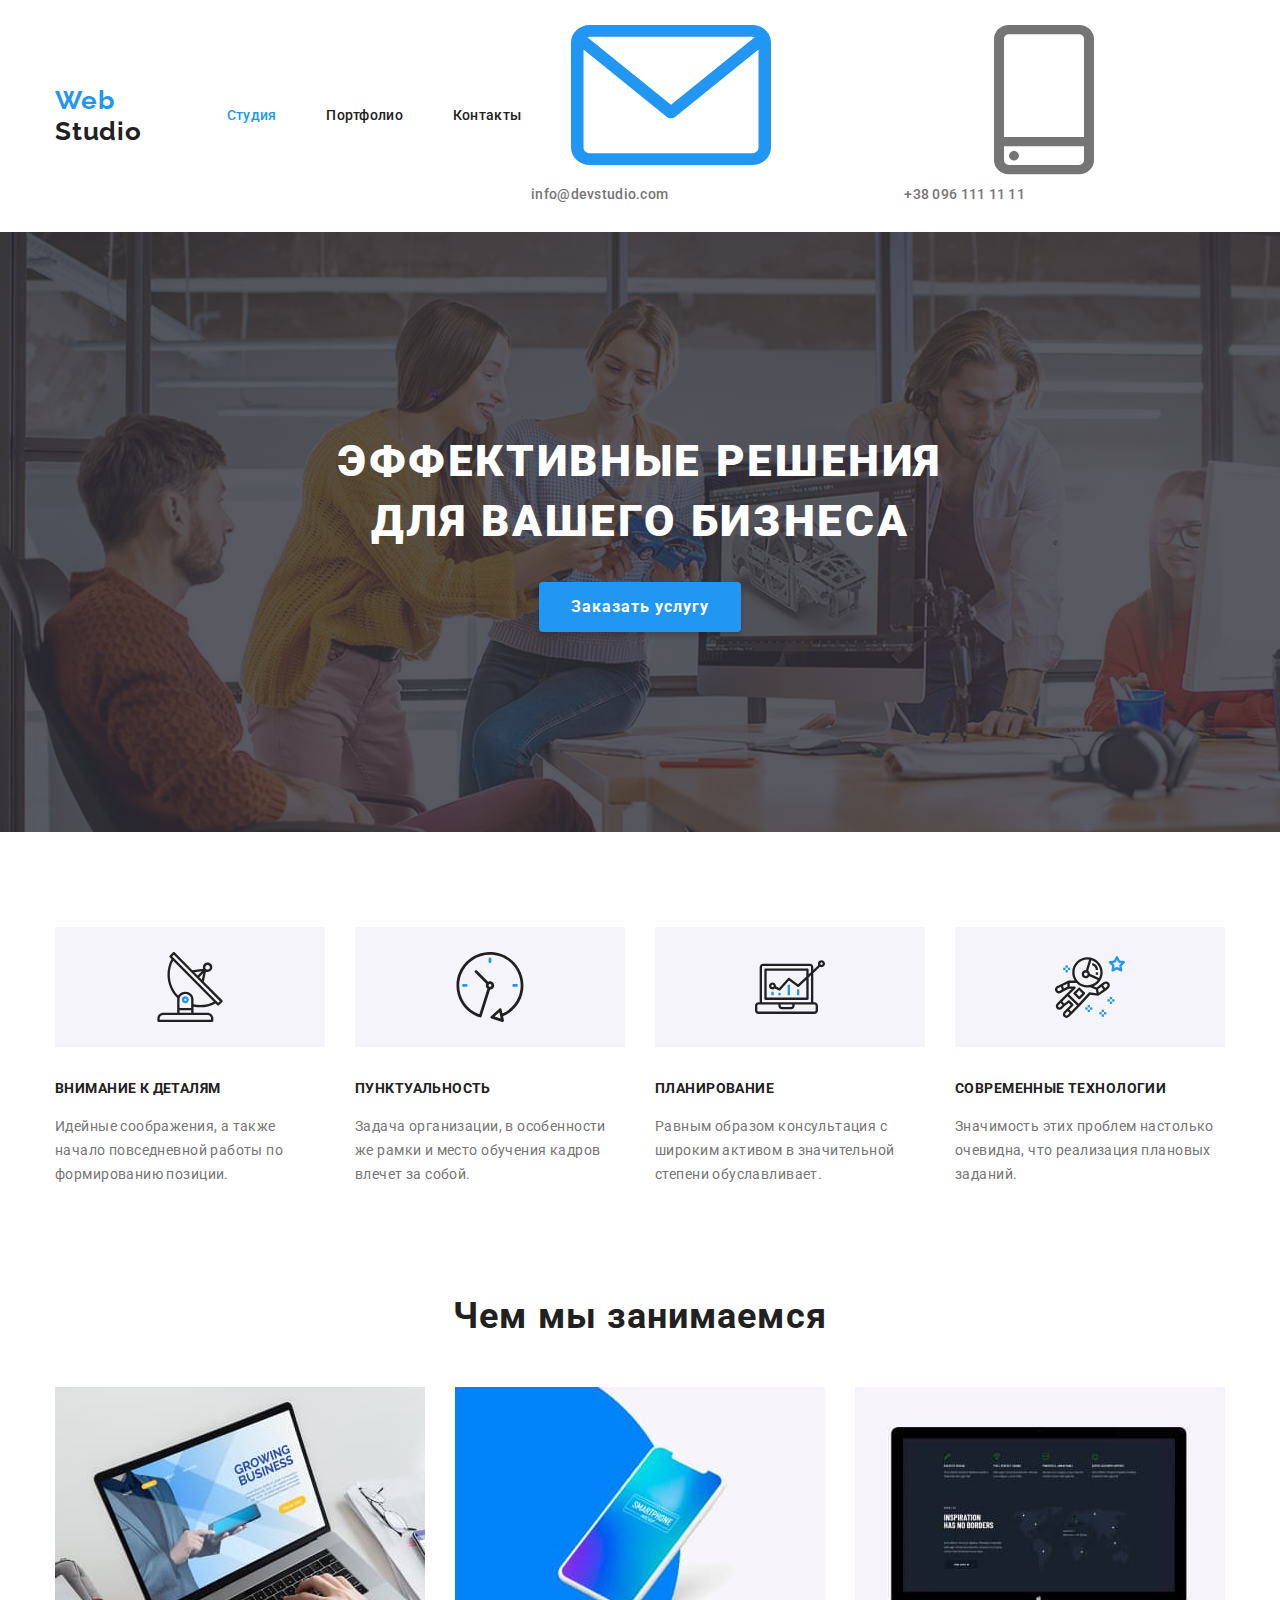
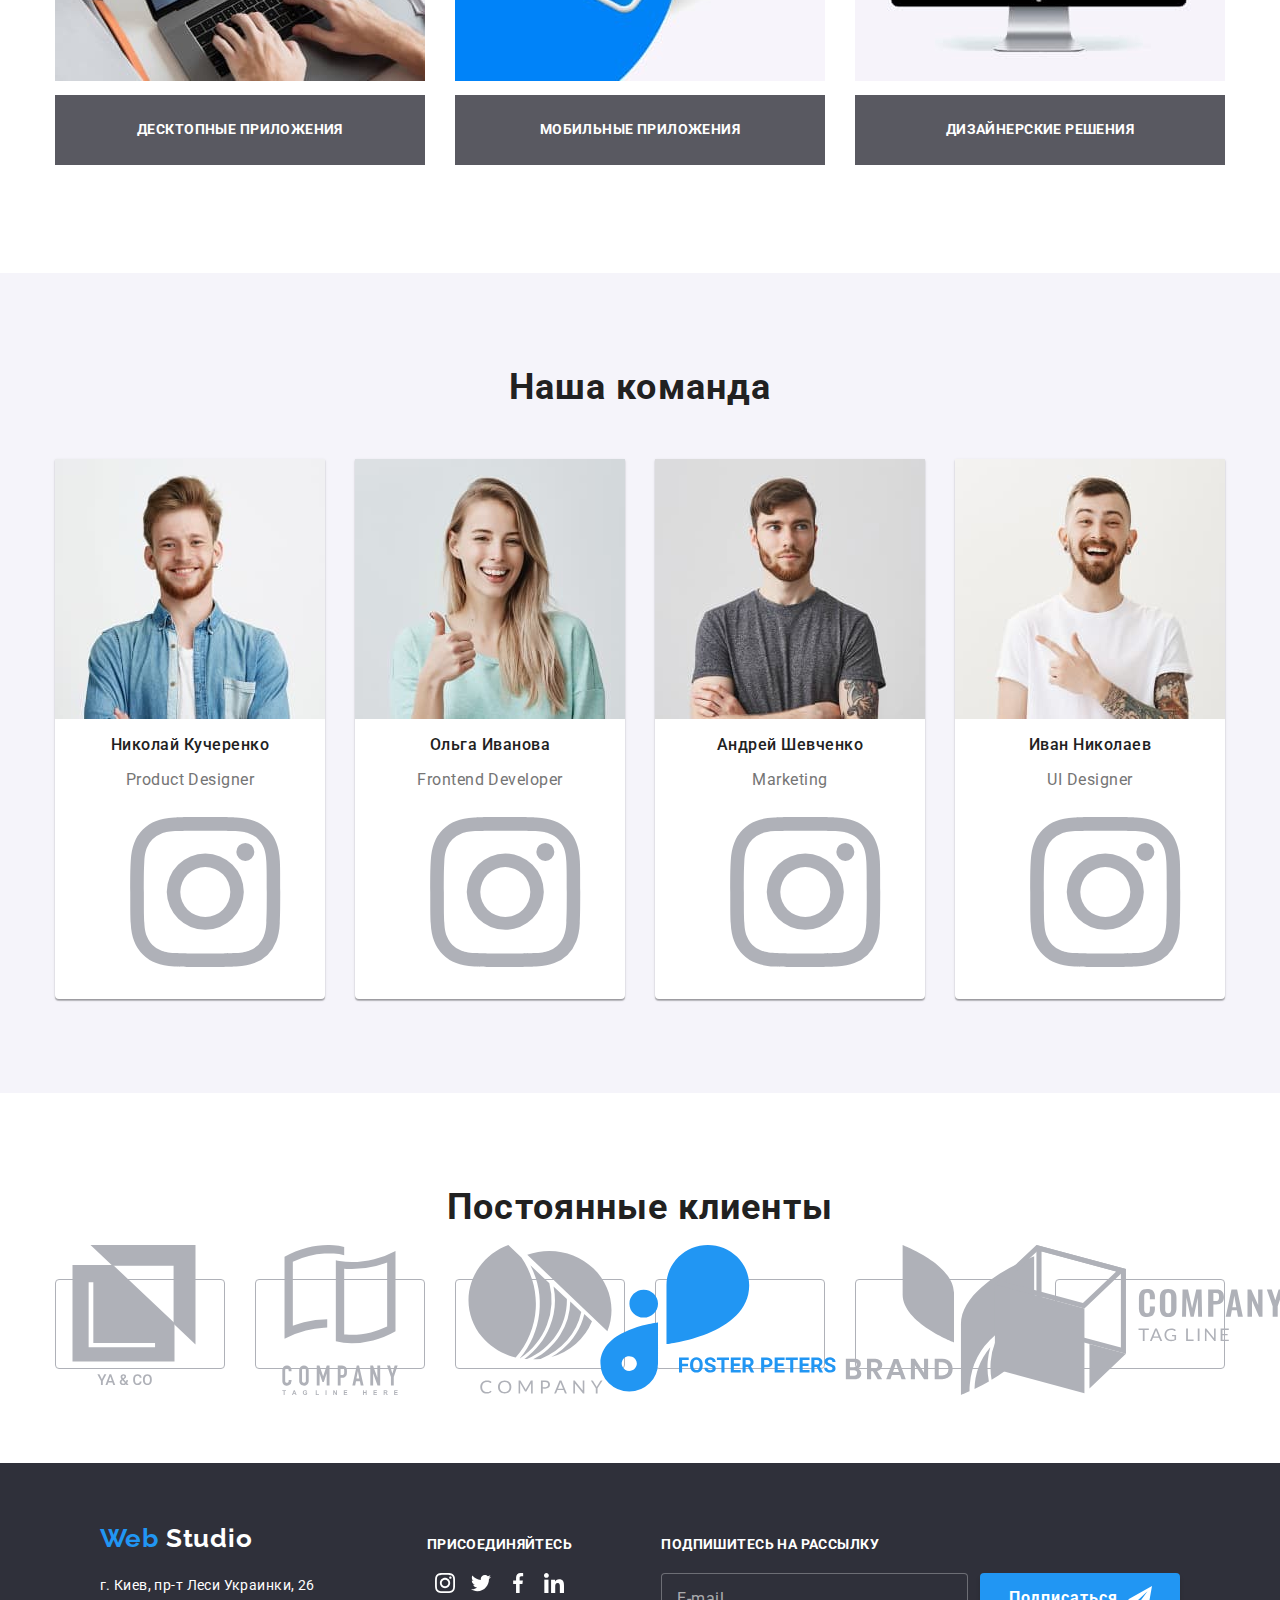
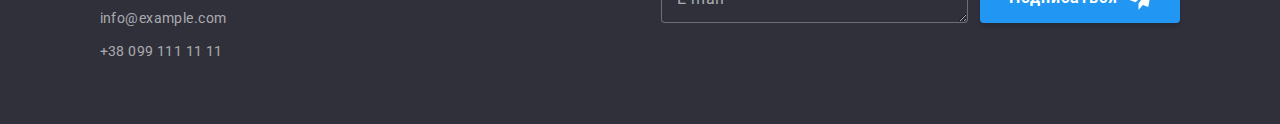
<file: index.html>
<!DOCTYPE html>
<html lang="ru">
  <head>
    <meta charset="UTF-8" />
    <meta name="viewport" content="width=<device-width>, initial-scale=1.0" />
    <title lang="en">Web Studio</title>
    <link rel="stylesheet" href="./css/style.css" />
    <link
      href="https://fonts.googleapis.com/css2?family=Raleway:wght@700&family=Roboto:wght@400;500;700;900&display=swap"
      rel="stylesheet"
    />
    <link rel="stylesheet" href="./css/normalize.css" />
  </head>
  <body>
    <header>
      <div class="container flexbox">
        <nav class="nav">
          <a
            href="./index.html"
            lang="en"
            rel="noopener noreferrer"
            class="page-title"
            ><span class="web">Web</span><span> Studio</span></a
          >
          <ul class="list nav-list">
            <li class="nav-item">
              <a
                class="nav-link current"
                href="./index.html"
                rel="noopener noreferrer"
                >Студия</a
              >
            </li>
            <li class="nav-item">
              <a
                class="nav-link"
                href="./portfolio.html"
                rel="noopener noreferrer"
                >Портфолио</a
              >
            </li>
            <li class="nav-item">
              <a class="nav-link" href="#" rel="noopener noreferrer"
                >Контакты</a
              >
            </li>
          </ul>
        </nav>
        <section class="header-contacts">
          <div class="head-conts">
            <div class="nav-mail">
              <svg class="icon">
                <use xlink:href="./images/sprite-header.svg#envelope"></use>
              </svg>
              <a class="header-contacts-item" href="mailto:info@devstudio.com"
                >info@devstudio.com</a
              >
            </div>
            <div class="nav-phone">
              <svg class="icon">
                <use xlink:href="./images/sprite-header.svg#smartphone"></use>
              </svg>
              <a class="header-contacts-item" href="tel:+380961111111"
                >+38 096 111 11 11</a
              >
            </div>
          </div>
        </section>
      </div>
    </header>
    <main>
      <!-- banner -->
      <section class="hero">
        <div class="container">
          <h1 class="main-title">
            Эффективные решения<br />для вашего бизнеса
          </h1>
          <button class="button-order">Заказать услугу</button>
        </div>
      </section>

      <!-- preferences -->
      <section class="preferences">
        <div class="container">
          <ul class="list preferences-list">
            <li class="preferences-item icon-anthenna">
              <h3 class="preferences-title">Внимание к деталям</h3>
              <p class="preferences-text">
                Идейные соображения, а также начало повседневной работы по
                формированию позиции.
              </p>
            </li>
            <li class="preferences-item icon-clock">
              <h3 class="preferences-title">Пунктуальность</h3>
              <p class="preferences-text">
                Задача организации, в особенности же рамки и место обучения
                кадров влечет за собой.
              </p>
            </li>
            <li class="preferences-item icon-diagram">
              <h3 class="preferences-title">Планирование</h3>
              <p class="preferences-text">
                Равным образом консультация с широким активом в значительной
                степени обуславливает.
              </p>
            </li>
            <li class="preferences-item icon-astronaut">
              <h3 class="preferences-title">Современные технологии</h3>
              <p class="preferences-text">
                Значимость этих проблем настолько очевидна, что реализация
                плановых заданий.
              </p>
            </li>
          </ul>
        </div>
      </section>

      <!-- description -->
      <section class="description">
        <div class="container">
          <h2 class="block-title description-title">Чем мы занимаемся</h2>
          <ul class="list description-list">
            <li class="description-item">
              <img
                src="./images/what-we-do/img1.jpg"
                width="370"
                height="294"
                alt="Использование приложения на ПК"
                class="description-img"
              />
              <p class="description-text">Десктопные приложения</p>
            </li>
            <li class="description-item">
              <img
                src="./images/what-we-do/box-img2.jpg"
                width="370"
                height="294"
                alt="Использование приложения на смартфоне"
                class="description-img"
              />
              <p class="description-text">Мобильные приложения</p>
            </li>
            <li class="description-item">
              <img
                src="./images/what-we-do/img3.jpg"
                width="370"
                height="294"
                alt="Визуальное оформление"
                class="description-img"
              />
              <p class="description-text">Дизайнерские решения</p>
            </li>
          </ul>
        </div>
      </section>

      <!-- Crew -->
      <section class="crew">
        <div class="container">
          <h2 class="block-title crew-title">Наша команда</h2>
          <ul class="list crew-list">
            <li class="crew-item">
              <img
                src="./images/crew/img1.jpg"
                width="270"
                height="260"
                alt="Николай Кучеренко"
                class="crew-img"
              />
              <h3 class="crew-name">Николай Кучеренко</h3>
              <p class="profession" lang="en">Product Designer</p>
              <ul class="list crew-socs">
                <li>
                  <a
                    href="#"
                    aria-label="ссылка Instagram"
                    target="_blank"
                    rel="noopener noreferrer"
                  >
                    <svg class="icon">
                      <use
                        xlink:href="./images/sprite-team-soc.svg#instagram"
                      ></use>
                    </svg>
                  </a>
                </li>
                <li>
                  <a
                    href="#"
                    aria-label="ссылка Twitter"
                    target="_blank"
                    rel="noopener noreferrer"
                  >
                    <svg class="icon">
                      <use
                        xlink:href="./images/sprite-team-soc.svg#twitter"
                      ></use>
                    </svg>
                  </a>
                </li>
                <li>
                  <a
                    href="#"
                    aria-label="ссылка Facebook"
                    target="_blank"
                    rel="noopener noreferrer"
                  >
                    <svg class="icon">
                      <use
                        xlink:href="./images/sprite-team-soc.svg#facebook"
                      ></use>
                    </svg>
                  </a>
                </li>
                <li>
                  <a
                    href="#"
                    aria-label="ссылка Linkedin"
                    target="_blank"
                    rel="noopener noreferrer"
                  >
                    <svg class="icon">
                      <use
                        xlink:href="./images/sprite-team-soc.svg#linkedin"
                      ></use>
                    </svg>
                  </a>
                </li>
              </ul>
            </li>
            <li class="crew-item">
              <img
                src="./images/crew/img2.jpg"
                width="270"
                height="260"
                alt="Ольга Иванова"
                class="crew-img"
              />
              <h3 class="crew-name">Ольга Иванова</h3>
              <p class="profession" lang="en">Frontend Developer</p>
              <ul class="list crew-socs">
                <li>
                  <a
                    href="#"
                    aria-label="ссылка Instagram"
                    target="_blank"
                    rel="noopener noreferrer"
                  >
                    <svg class="icon">
                      <use
                        xlink:href="./images/sprite-team-soc.svg#instagram"
                      ></use>
                    </svg>
                  </a>
                </li>
                <li>
                  <a
                    href="#"
                    aria-label="ссылка Twitter"
                    target="_blank"
                    rel="noopener noreferrer"
                  >
                    <svg class="icon">
                      <use
                        xlink:href="./images/sprite-team-soc.svg#twitter"
                      ></use>
                    </svg>
                  </a>
                </li>
                <li>
                  <a
                    href="#"
                    aria-label="ссылка Facebook"
                    target="_blank"
                    rel="noopener noreferrer"
                  >
                    <svg class="icon">
                      <use
                        xlink:href="./images/sprite-team-soc.svg#facebook"
                      ></use>
                    </svg>
                  </a>
                </li>
                <li>
                  <a
                    href="#"
                    aria-label="ссылка Linkedin"
                    target="_blank"
                    rel="noopener noreferrer"
                  >
                    <svg class="icon">
                      <use
                        xlink:href="./images/sprite-team-soc.svg#linkedin"
                      ></use>
                    </svg>
                  </a>
                </li>
              </ul>
            </li>
            <li class="crew-item">
              <img
                src="./images/crew/img3.jpg"
                width="270"
                height="260"
                alt="Андрей Шевченко"
                class="crew-img"
              />
              <h3 class="crew-name">Андрей Шевченко</h3>
              <p class="profession" lang="en">Marketing</p>
              <ul class="list crew-socs">
                <li>
                  <a
                    href="#"
                    aria-label="ссылка Instagram"
                    target="_blank"
                    rel="noopener noreferrer"
                  >
                    <svg class="icon">
                      <use
                        xlink:href="./images/sprite-team-soc.svg#instagram"
                      ></use>
                    </svg>
                  </a>
                </li>
                <li>
                  <a
                    href="#"
                    aria-label="ссылка Twitter"
                    target="_blank"
                    rel="noopener noreferrer"
                  >
                    <svg class="icon">
                      <use
                        xlink:href="./images/sprite-team-soc.svg#twitter"
                      ></use>
                    </svg>
                  </a>
                </li>
                <li>
                  <a
                    href="#"
                    aria-label="ссылка Facebook"
                    target="_blank"
                    rel="noopener noreferrer"
                  >
                    <svg class="icon">
                      <use
                        xlink:href="./images/sprite-team-soc.svg#facebook"
                      ></use>
                    </svg>
                  </a>
                </li>
                <li>
                  <a
                    href="#"
                    aria-label="ссылка Linkedin"
                    target="_blank"
                    rel="noopener noreferrer"
                  >
                    <svg class="icon">
                      <use
                        xlink:href="./images/sprite-team-soc.svg#linkedin"
                      ></use>
                    </svg>
                  </a>
                </li>
              </ul>
            </li>
            <li class="crew-item">
              <img
                src="./images/crew/img4.jpg"
                width="270"
                height="260"
                alt="Иван Николаев"
                class="crew-img"
              />
              <h3 class="crew-name">Иван Николаев</h3>
              <p class="profession" lang="en">UI Designer</p>
              <ul class="list crew-socs">
                <li>
                  <a
                    href="#"
                    aria-label="ссылка Instagram"
                    target="_blank"
                    rel="noopener noreferrer"
                  >
                    <svg class="icon">
                      <use
                        xlink:href="./images/sprite-team-soc.svg#instagram"
                      ></use>
                    </svg>
                  </a>
                </li>
                <li>
                  <a
                    href="#"
                    aria-label="ссылка Twitter"
                    target="_blank"
                    rel="noopener noreferrer"
                  >
                    <svg class="icon">
                      <use
                        xlink:href="./images/sprite-team-soc.svg#twitter"
                      ></use>
                    </svg>
                  </a>
                </li>
                <li>
                  <a
                    href="#"
                    aria-label="ссылка Facebook"
                    target="_blank"
                    rel="noopener noreferrer"
                  >
                    <svg class="icon">
                      <use
                        xlink:href="./images/sprite-team-soc.svg#facebook"
                      ></use>
                    </svg>
                  </a>
                </li>
                <li>
                  <a
                    href="#"
                    aria-label="ссылка Linkedin"
                    target="_blank"
                    rel="noopener noreferrer"
                  >
                    <svg class="icon">
                      <use
                        xlink:href="./images/sprite-team-soc.svg#linkedin"
                      ></use>
                    </svg>
                  </a>
                </li>
              </ul>
            </li>
          </ul>
        </div>
      </section>

      <!-- Constant clients -->
      <section class="clients">
        <div class="container">
          <h2 class="block-title clients-title">Постоянные клиенты</h2>
          <ul class="list clients-list">
            <li class="clients-item">
              <a
                href="#"
                class="clients-link"
                target="_blank"
                rel="noopener noreferrer"
              >
                <svg class="icon">
                  <use xlink:href="./images/sprite-clients.svg#firstlogo"></use>
                </svg>
              </a>
            </li>
            <li class="clients-item">
              <a
                href="#"
                class="clients-link"
                target="_blank"
                rel="noopener noreferrer"
              >
                <svg class="icon">
                  <use
                    xlink:href="./images/sprite-clients.svg#secondlogo"
                  ></use>
                </svg>
              </a>
            </li>
            <li class="clients-item">
              <a
                href="#"
                class="clients-link"
                target="_blank"
                rel="noopener noreferrer"
              >
                <svg class="icon">
                  <use xlink:href="./images/sprite-clients.svg#thirdlogo"></use>
                </svg>
              </a>
            </li>
            <li class="clients-item">
              <a
                href="#"
                class="clients-link"
                target="_blank"
                rel="noopener noreferrer"
              >
                <svg class="icon">
                  <use
                    xlink:href="./images/sprite-clients.svg#fourthlogo"
                  ></use>
                </svg>
              </a>
            </li>

            <li class="clients-item">
              <a
                href="#"
                class="clients-link"
                target="_blank"
                rel="noopener noreferrer"
              >
                <svg class="icon">
                  <use xlink:href="./images/sprite-clients.svg#fifthlogo"></use>
                </svg>
              </a>
            </li>
            <li class="clients-item">
              <a
                href="#"
                class="clients-link"
                target="_blank"
                rel="noopener noreferrer"
              >
                <svg class="icon">
                  <use xlink:href="./images/sprite-clients.svg#sixthlogo"></use>
                </svg>
              </a>
            </li>
          </ul>
        </div>
      </section>
    </main>

    <!-- footer -->
    <footer class="footer">
      <div class="footer-content container">
        <div class="footer-item">
          <a
            href="./index.html"
            lang="en"
            rel="noopener noreferrer"
            class="page-title footer-web-studio"
            ><span class="web">Web</span
            ><span class="logo-footer"> Studio</span></a
          >
          <address class="address">
            <ul class="list address-list">
              <li class="adress-map address-link">
                <a
                  class="adress-map-link"
                  href="https://goo.gl/maps/HFDCZ8saapK6aPVV6"
                  >г. Киев, пр-т Леси Украинки, 26</a
                >
              </li>
              <li class="footer-contacts address-link">
                <a class="footer-contacts-link" href="mailto:info@example.com"
                  >info@example.com</a
                >
              </li>
              <li class="footer-contacts address-link">
                <a class="footer-contacts-link" href="tel:+380991111111"
                  >+38 099 111 11 11</a
                >
              </li>
            </ul>
          </address>
        </div>
        <div class="network footer-item">
          <p class="footer-title">Присоединяйтесь</p>
          <ul class="list web-list">
            <li>
              <a
                href="#"
                aria-label="ссылка Instagram"
                target="_blank"
                rel="noopener noreferrer"
                ><img src="./images/footer-soc/instagram.svg" alt="Instagram"
              /></a>
            </li>
            <li>
              <a
                href="#"
                aria-label="ссылка Twitter"
                target="_blank"
                rel="noopener noreferrer"
                ><img src="./images/footer-soc/twitter.svg" alt="Twitter"
              /></a>
            </li>
            <li>
              <a
                href="#"
                aria-label="ссылка Facebook"
                target="_blank"
                rel="noopener noreferrer"
                ><img src="./images/footer-soc/facebook.svg" alt="FaceBook"
              /></a>
            </li>
            <li>
              <a
                href="#"
                aria-label="ссылка Linkedin"
                target="_blank"
                rel="noopener noreferrer"
                ><img src="./images/footer-soc/linkedin.svg" alt="Linkedin"
              /></a>
            </li>
          </ul>
        </div>
        <div class="mailing footer-item">
          <p class="footer-title">Подпишитесь на рассылку</p>
          <div class="subscribe-cont">
            <textarea
              class="textarea-subscr"
              name="subscribe"
              id="#"
              cols="30"
              rows="1"
            >
E-mail</textarea
            >
            <button class="btn-subscribe">
              <span class="subscr-text">Подписаться</span>
              <img
                class="subscr-icon"
                src="./images/icon-send.svg"
                alt="send"
              />
            </button>
          </div>
        </div>
      </div>
    </footer>
  </body>
</html>
</file>
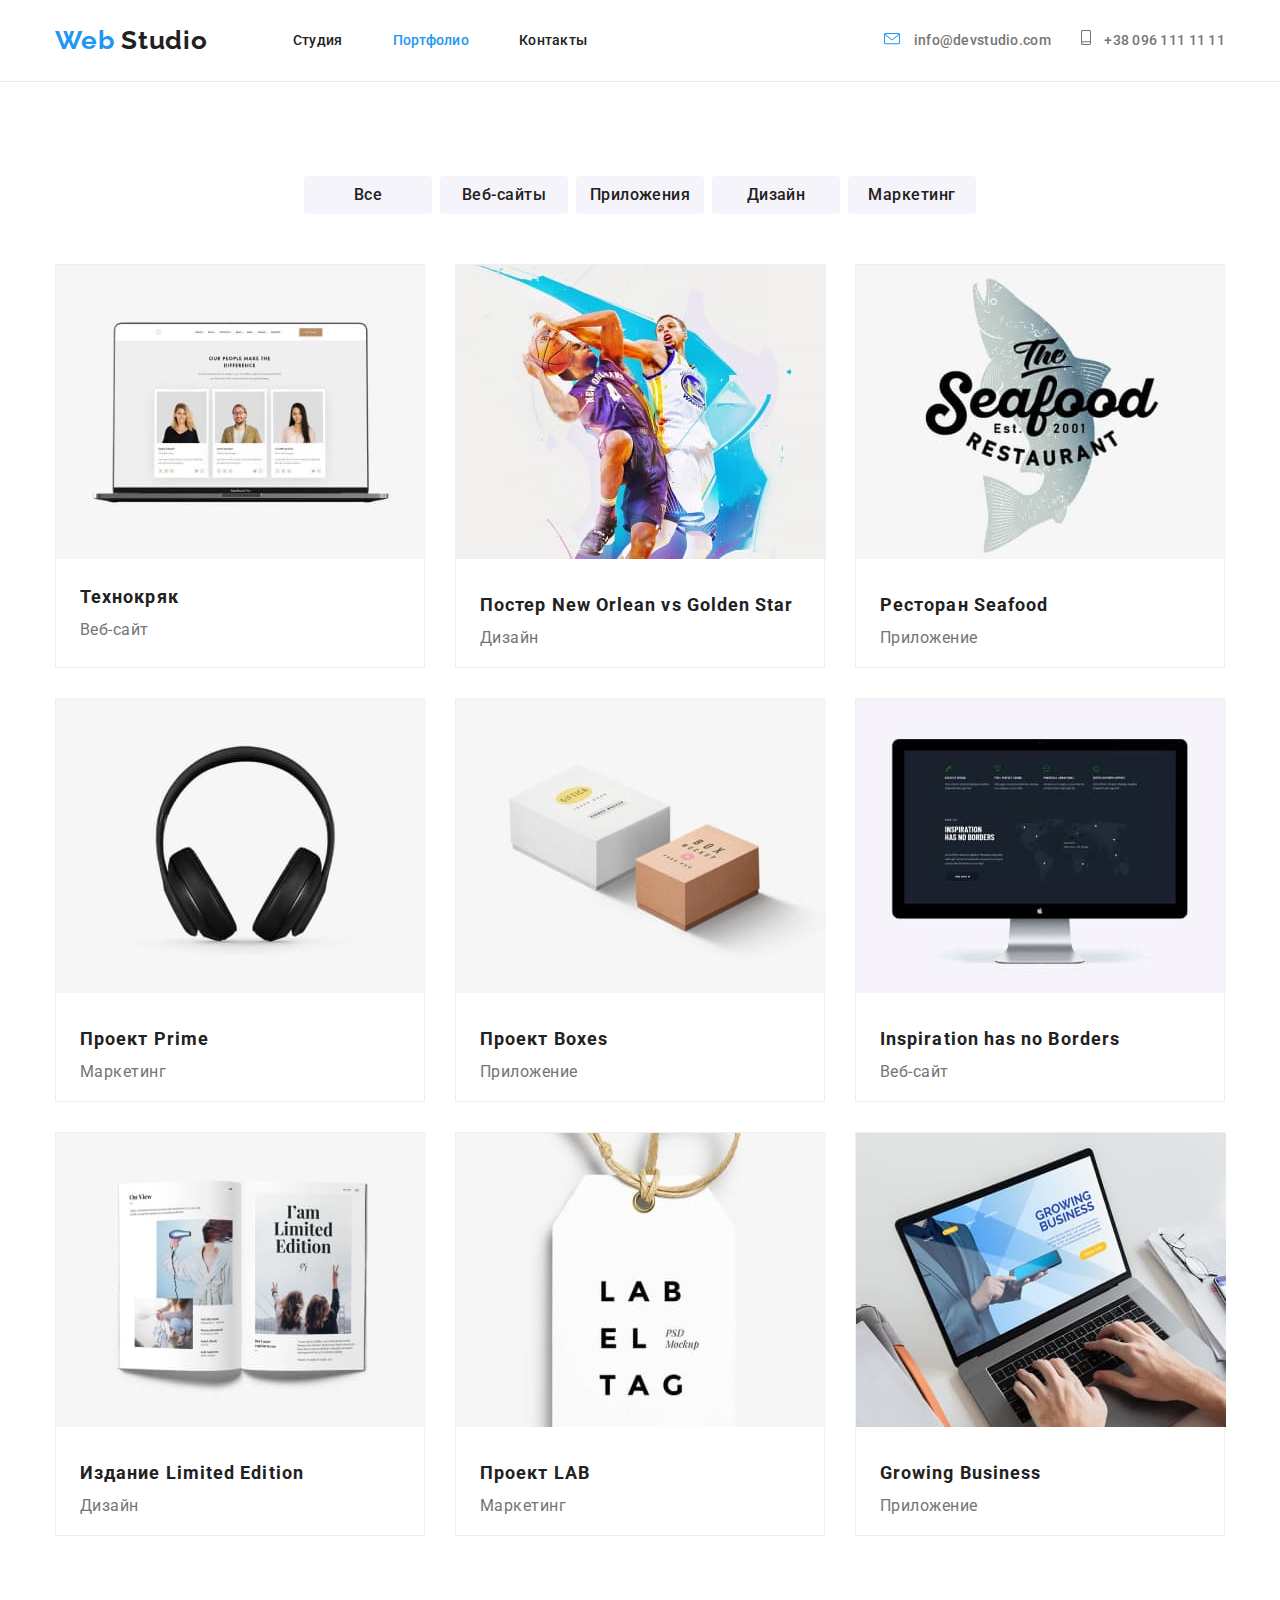
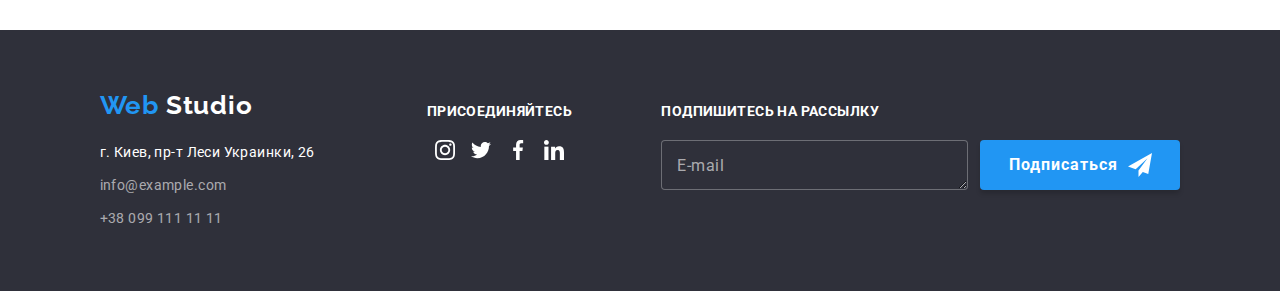
<file: portfolio.html>
<!DOCTYPE html>
<html lang="ru">
  <head>
    <meta charset="UTF-8" />
    <meta name="viewport" content="width=device-width, initial-scale=1.0" />
    <title lang="en">Web Studio</title>
    <link rel="stylesheet" href="./css/style.css" />
    <link rel="stylesheet" href="./css/normalize.css" />
    <link
      href="https://fonts.googleapis.com/css2?family=Raleway:wght@700&family=Roboto:wght@400;500;700;900&display=swap"
      rel="stylesheet"
    />
  </head>
  <body>
    <header class="header">
      <div class="container flexbox">
        <nav class="nav">
          <a
            href="./index.html"
            lang="en"
            rel="noopener noreferrer"
            class="page-title"
            ><span class="web">Web</span><span> Studio</span></a
          >
          <ul class="list nav-list">
            <li class="nav-item">
              <a class="nav-link" href="./index.html" rel="noopener noreferrer"
                >Студия</a
              >
            </li>
            <li class="nav-item">
              <a class="nav-link current" href="#" rel="noopener noreferrer"
                >Портфолио</a
              >
            </li>
            <li class="nav-item">
              <a class="nav-link" href="#" rel="noopener noreferrer"
                >Контакты</a
              >
            </li>
          </ul>
        </nav>
        <section class="header-contacts">
          <div class="head-conts">
            <div class="nav-mail">
              <img src="./images/envelope.svg" alt="envelope" />
              <a class="header-contacts-item" href="mailto:info@devstudio.com"
                >info@devstudio.com</a
              >
            </div>
            <div class="nav-phone">
              <img
                class="smartphone"
                src="./images/smartphone.svg"
                alt="smartphone"
              />
              <a class="header-contacts-item" href="tel:+380961111111"
                >+38 096 111 11 11</a
              >
            </div>
          </div>
        </section>
      </div>
    </header>

    <!-- main content -->
    <main>
      <div class="container">
        <h1 class="visually-hidden">Portfolio</h1>

        <!-- filter -->
        <section class="portfolio-button">
          <ul class="list port-btn-list">
            <li class="port-link">
              <button class="portfolio-button-item">Все</button>
            </li>
            <li class="port-link">
              <button class="portfolio-button-item">Веб-сайты</button>
            </li>
            <li class="port-link">
              <button class="portfolio-button-item">Приложения</button>
            </li>
            <li class="port-link">
              <button class="portfolio-button-item">Дизайн</button>
            </li>
            <li class="port-link">
              <button class="portfolio-button-item">Маркетинг</button>
            </li>
          </ul>
        </section>

        <!-- portfolio examples -->
        <section class="portfolio-examples">
          <ul class="list port-ex-list">
            <li class="portfolio-examples-item">
              <img class="portfolio-img"
              src="./images/portfolio-images/img1.jpg" alt="Технокряк" width:
              370px height: 294px />
              <div class="port-ex-descr">
                <h2 class="portfolio-examples-title">Технокряк</h2>
                <p class="portfolio-examples-text">Веб-сайт</p>
              </div>
            </li>
            <li class="portfolio-examples-item">
              <img src="./images/portfolio-images/img2.jpg" alt="Постер New
              Orlean vs Golden Star" width: 370px height: 294px />
              <div class="port-ex-descr">
                <h2 class="portfolio-examples-title">
                  Постер New Orlean vs Golden Star
                </h2>
                <p class="portfolio-examples-text">Дизайн</p>
              </div>
            </li>
            <li class="portfolio-examples-item">
              <img src="./images/portfolio-images/img3.jpg" alt="Ресторан
              Seafood" width: 370px height: 294px />
              <div class="port-ex-descr">
                <h2 class="portfolio-examples-title">Ресторан Seafood</h2>
                <p class="portfolio-examples-text">Приложение</p>
              </div>
            </li>
            <li class="portfolio-examples-item">
              <img src="./images/portfolio-images/img4.jpg" alt="Проект Prime"
              width: 370px height: 294px />
              <div class="port-ex-descr">
                <h2 class="portfolio-examples-title">Проект Prime</h2>
                <p class="portfolio-examples-text">Маркетинг</p>
              </div>
            </li>
            <li class="portfolio-examples-item">
              <img src="./images/portfolio-images/img5.jpg" alt="Проект Boxes"
              width: 370px height: 294px />
              <div class="port-ex-descr">
                <h2 class="portfolio-examples-title">Проект Boxes</h2>
                <p class="portfolio-examples-text">Приложение</p>
              </div>
            </li>
            <li class="portfolio-examples-item">
              <img src="./images/portfolio-images/img6.jpg" alt="Inspiration has
              no Borders" width: 370px height: 294px />
              <div class="port-ex-descr">
                <h2 class="portfolio-examples-title">
                  Inspiration has no Borders
                </h2>
                <p class="portfolio-examples-text">Веб-сайт</p>
              </div>
            </li>
            <li class="portfolio-examples-item">
              <img src="./images/portfolio-images/img7.jpg" alt="Издание Limited
              Edition" width: 370px height: 294px />
              <div class="port-ex-descr">
                <h2 class="portfolio-examples-title">
                  Издание Limited Edition
                </h2>
                <p class="portfolio-examples-text">Дизайн</p>
              </div>
            </li>
            <li class="portfolio-examples-item">
              <img src="./images/portfolio-images/img8.jpg" alt="Проект LAB"
              width: 370px height: 294px />
              <div class="port-ex-descr">
                <h2 class="portfolio-examples-title">Проект LAB</h2>
                <p class="portfolio-examples-text">Маркетинг</p>
              </div>
            </li>
            <li class="portfolio-examples-item">
              <img src="./images/portfolio-images/img9.jpg" alt="Growing
              Business" width: 370px height: 294px />
              <div class="port-ex-descr">
                <h2 class="portfolio-examples-title">Growing Business</h2>
                <p class="portfolio-examples-text">Приложение</p>
              </div>
            </li>
          </ul>
        </section>
      </div>
    </main>
    <!-- footer -->
    <footer class="footer">
      <div class="footer-content container">
        <div>
          <a
            href="./index.html"
            lang="en"
            rel="noopener noreferrer"
            class="page-title footer-web-studio"
            ><span class="web">Web</span
            ><span class="logo-footer"> Studio</span></a
          >
          <address class="address">
            <ul class="list address-list">
              <li class="adress-map address-link">
                <a
                  class="adress-map-link"
                  href="https://goo.gl/maps/HFDCZ8saapK6aPVV6"
                  >г. Киев, пр-т Леси Украинки, 26</a
                >
              </li>
              <li class="footer-contacts address-link">
                <a class="footer-contacts-link" href="mailto:info@example.com"
                  >info@example.com</a
                >
              </li>
              <li class="footer-contacts address-link">
                <a class="footer-contacts-link" href="tel:+380991111111"
                  >+38 099 111 11 11</a
                >
              </li>
            </ul>
          </address>
        </div>
        <div class="network">
          <p class="footer-title">Присоединяйтесь</p>
          <ul class="list web-list">
            <li>
              <a
                href="#"
                aria-label="ссылка Instagram"
                target="_blank"
                rel="noopener noreferrer"
                ><img src="./images/footer-soc/instagram.svg" alt="Instagram"
              /></a>
            </li>
            <li>
              <a
                href="#"
                aria-label="ссылка Twitter"
                target="_blank"
                rel="noopener noreferrer"
                ><img src="./images/footer-soc/twitter.svg" alt="Twitter"
              /></a>
            </li>
            <li>
              <a
                href="#"
                aria-label="ссылка Facebook"
                target="_blank"
                rel="noopener noreferrer"
                ><img src="./images/footer-soc/facebook.svg" alt="FaceBook"
              /></a>
            </li>
            <li>
              <a
                href="#"
                aria-label="ссылка Linkedin"
                target="_blank"
                rel="noopener noreferrer"
                ><img src="./images/footer-soc/linkedin.svg" alt="Linkedin"
              /></a>
            </li>
          </ul>
        </div>
        <div class="mailing">
          <p class="footer-title">Подпишитесь на рассылку</p>
          <div class="subscribe-cont">
            <textarea
              class="textarea-subscr"
              name="subscribe"
              id="#"
              cols="30"
              rows="1"
            >
E-mail</textarea
            >
            <button class="btn-subscribe">
              <span class="subscr-text">Подписаться</span>
              <img
                class="subscr-icon"
                src="./images/icon-send.svg"
                alt="send"
              />
            </button>
          </div>
        </div>
      </div>
    </footer>
  </body>
</html>
</file>
<file: css/style.css>
/*font-family: 'Raleway', sans-serif;
font-family: 'Roboto', sans-serif;*/
:root {
  --accent-color: #2196f3;
  --main-color: #757575;
  --dark-color: #212121;
  --white-color: #ffffff;
  --light-grey: #f5f4fa;
  --block-background: rgba(47, 48, 58, 0.8);
  --btn-box-shadow: 0px 4px 4px rgba(0, 0, 0, 0.15);
  --white-alt: rgba(255, 255, 255, 0.6);
  --white-alt2: rgba(255, 255, 255, 0.3);
  --footer-background: #2f303a;
  --border: #afb1b8;
  --border-portfolio: #eeeeee;
  --header: #ececec;
}

html {
  box-sizing: border-box;
}

*,
*::before,
*::after {
  box-sizing: inherit;
}
.visually-hidden {
  position: absolute !important;
  clip: rect(1px 1px 1px 1px);
  /* IE6, IE7 */
  clip: rect(1px, 1px, 1px, 1px);
  padding: 0 !important;
  border: 0 !important;
  height: 1px !important;
  width: 1px !important;
  overflow: hidden;
  margin-top: 0;
  margin-bottom: 0;
}
body {
  font-family: "Roboto", sans-serif;
  font-size: 14px;
  line-height: 1.71;
  letter-spacing: 0.03em;
  color: var(--main-color);
}
.container {
  width: 1200px;
  padding-right: 15px;
  padding-left: 15px;
  margin-left: auto;
  margin-right: auto;
}
/*header*/
.header {
  border-bottom: 1px solid #ececec;
}
.page-title {
  font-family: "Raleway", sans-serif;
  font-weight: 700;
  font-size: 26px;
  line-height: 1.19;
  letter-spacing: 0.03em;
  color: var(--dark-color);
  text-decoration: none;
  margin-right: 85px;
}
.web {
  color: var(--accent-color);
}

.flexbox {
  display: flex;
  justify-content: flex-end;
  align-items: center;
  padding-top: 25px;
  padding-bottom: 25px;
}
.list {
  list-style: none;
  padding: 0;
  margin: 0;
}
.nav-list {
  display: flex;
}
.nav-link {
  font-weight: 500;
  font-size: 14px;
  line-height: 1, 14;
  letter-spacing: 0.02em;
  color: var(--dark-color);
  text-decoration: none;
}
.nav-item:not(:last-child) {
  margin-right: 50px;
}
.nav {
  display: flex;
  align-items: center;
  margin-right: auto;
}
.head-conts {
  display: flex;
  align-items: baseline;
}
.current {
  color: var(--accent-color);
}
.nav-link:hover,
.nav-link:focus,
.header-contacts-item:hover,
.header-contacts-item:focus {
  color: var(--accent-color);
}
.header-contacts-item {
  font-weight: 500;
  font-size: 14px;
  line-height: 1, 14;
  letter-spacing: 0.02em;
  color: var(--main-color);
  text-decoration: none;

  margin-left: 10px;
}
.nav-mail {
  margin-right: 30px;
}

/*hero*/
.hero {
  background: var(--block-background);
  margin-left: auto;
  margin-right: auto;
  padding-top: 200px;
  padding-bottom: 200px;

  max-width: 1600px;
  height: 600px;
  background-image: linear-gradient(
      to right,
      var(--block-background),
      var(--block-background)
    ),
    url("../images/Hero-img-optimized.jpg");
}
.main-title {
  font-weight: 900;
  font-size: 44px;
  line-height: 1.36;
  text-align: center;
  letter-spacing: 0.06em;
  text-transform: uppercase;
  color: var(--white-color);
  margin-top: 0;
  margin-bottom: 30px;
}
.button-order {
  font-weight: 700;
  font-size: 16px;
  line-height: 30px;
  display: flex;
  align-items: center;
  text-align: center;
  letter-spacing: 0.06em;
  color: var(--white-color);
  background: var(--accent-color);
  box-shadow: var(--btn-box-shadow);
  border-radius: 4px;
  border: 0px;
  padding: 10px 32px;
  margin: auto;
}

/* preferences */
.preferences {
  padding-top: 95px;
}
.preferences-title {
  font-weight: 700;
  font-size: 14px;
  line-height: 1.14x;
  letter-spacing: 0.03em;
  text-transform: uppercase;
  color: var(--dark-color);
  margin-top: 30px;
}
.preferences-text {
  font-weight: 400;
  font-size: 14px;
  line-height: 1.71;
  letter-spacing: 0.03em;
  color: var(--main-color);
}
.preferences-list {
  display: flex;
}
.preferences-item {
  width: calc((100% - 30px * 3) / 4);
}
.preferences-list .preferences-item + .preferences-item {
  margin-left: 30px;
}
.preferences-item::before {
  display: block;
  content: "";
  height: 120px;
  background-color: var(--light-grey);
  background-position: center;
  background-repeat: no-repeat;
  background-size: contain;
}
.icon-anthenna::before {
  background-image: url("../images/preferences/anthenna.svg");
  background-size: auto;
}
.icon-clock::before {
  background-image: url("../images/preferences/clock.svg");
  background-size: auto;
}
.icon-diagram::before {
  background-image: url("../images/preferences/diagram.svg");
  background-size: auto;
}
.icon-astronaut::before {
  background-image: url("../images/preferences/astronaut.svg");
  background-size: auto;
}

/* description */
.block-title {
  font-weight: 700;
  font-size: 36px;
  line-height: 1.16;
  text-align: center;
  letter-spacing: 0.03em;
  color: var(--dark-color);
  margin-top: 0;
  margin-bottom: 0;
}
.description {
  padding-top: 95px;
  padding-bottom: 94px;
}

.description-text {
  font-weight: 700;
  font-size: 14px;
  line-height: 1.14;
  text-align: center;
  letter-spacing: 0.03em;
  text-transform: uppercase;
  color: var(--white-color);
  background: var(--block-background);
  height: 70px;

  display: flex;
  justify-content: center;
  align-items: center;
}
.description-list {
  display: flex;
  margin-top: 50px;
}
.description-item {
  width: calc((100% - 30px * 2) / 3);
}
.description-list .description-item + .description-item {
  margin-left: 30px;
}
.description-img {
  display: block;
}

/* crew */
.crew {
  box-sizing: border-box;
  border: 0 solid;
  background-color: var(--light-grey);
  padding: 94px 15px;
  margin-left: auto;
  margin-right: auto;
  padding-top: 94px;
  padding-bottom: 94px;
}
.crew-item {
  background: var(--white-color);
  box-shadow: 0px 1px 3px rgba(0, 0, 0, 0.12), 0px 1px 1px rgba(0, 0, 0, 0.14),
    0px 2px 1px rgba(0, 0, 0, 0.2);
  border-radius: 0px 0px 4px 4px;
  width: calc((100% - 30px * 3) / 4);
  padding-bottom: 24px;
}
.crew-name {
  font-weight: 500;
  font-size: 16px;
  line-height: 1.19;
  text-align: center;
  letter-spacing: 0.03em;
  color: var(--dark-color);
}
.profession {
  font-weight: 400;
  font-size: 16px;
  line-height: 1.19;
  text-align: center;
  letter-spacing: 0.03em;
  color: var(--main-color);
}
.crew-list {
  display: flex;
  margin-top: 50px;
}
.crew-list .crew-item + .crew-item {
  margin-left: 30px;
}
.crew-socs {
  display: flex;
  justify-content: space-around;
  margin-top: 28px;
}
.crew-img {
  display: block;
}

/* clients */
.clients-list {
  display: flex;
}
.clients-item {
  box-sizing: border-box;
  border: 0 solid;
  width: calc((100% - 30px * 5) / 6);
  height: 90px;
  border: 1px solid var(--border);
  border-radius: 4px;
  display: flex;
  justify-content: center;
  align-items: center;
  margin-top: 50px;
}
.clients-list .clients-item + .clients-item {
  margin-left: 30px;
}
.clients {
  padding-top: 94px;
  padding-bottom: 94px;
}
.clients-item:hover,
.clients-item:focus {
  color: var(--accent-color);
  border: 1px solid var(--accent-color);
}

/*footer*/
.footer {
  background: var(--footer-background);
  padding-top: 60px;
  padding-bottom: 60px;
}
.logo-footer {
  color: var(--white-color);
}
.adress-map-link {
  font-style: normal;
  font-weight: 400;
  font-size: 14px;
  line-height: 1.71;
  letter-spacing: 0.03em;
  color: var(--white-color);
  text-decoration: none;
}
.footer-contacts-link {
  font-style: normal;
  font-weight: 400;
  font-size: 14px;
  line-height: 1.71;
  letter-spacing: 0.03em;
  color: var(--white-alt);
  text-decoration: none;
}
.address-list .address-link + .address-link {
  margin-top: 9px;
}
.footer-title {
  font-weight: 700;
  font-size: 14px;
  line-height: 1.14;
  letter-spacing: 0.03em;
  text-transform: uppercase;
  color: var(--white-color);
  margin-bottom: 20px;
}
.footer-web-studio {
  display: inline-block;
  margin-bottom: 20px;
}
.textarea-subscr {
  font-weight: 400;
  font-size: 16px;
  line-height: 1.25;
  display: flex;
  align-items: center;
  letter-spacing: 0.03em;
  padding-top: 15px;
  padding-left: 15px;

  color: var(--white-alt);
  border: 1px solid var(--white-alt2);
  box-sizing: border-box;
  filter: drop-shadow(0px 4px 4px var(--btn-box-shadow));
  border-radius: 4px;
  background: var(--footer-background);
}
.btn-subscribe {
  width: 200px;
  height: 50px;
  font-weight: 700;
  font-size: 16px;
  line-height: 1.88;
  display: flex;
  justify-content: center;
  align-items: center;
  text-align: center;
  letter-spacing: 0.06em;
  color: var(--white-color);
  background: var(--accent-color);
  box-shadow: var(--btn-box-shadow);
  border-radius: 4px;
  border: 0px;
  margin-left: 12px;
}
.footer-content {
  display: flex;
  justify-content: space-around;
}
.web-list {
  display: flex;
  justify-content: space-around;
}
.subscribe-cont {
  display: flex;
}
.subscr-icon {
  margin-left: 10px;
}
.subscribe-cont .subscr-item + .subscr-item {
  margin-left: 12px;
}

/*portfolio*/
.portfolio-button {
  padding-top: 94px;
}
.portfolio-button-item {
  font-weight: 500;
  font-size: 16px;
  line-height: 1.63;
  text-align: center;
  letter-spacing: 0.03em;
  color: var(--dark-color);
  background: var(--light-grey);
  border-radius: 4px;
  border: 0px;
  width: 128px;
  height: 38px;
}
.port-btn-list {
  display: flex;
  justify-content: center;
}
.port-btn-list .port-link + .port-link {
  margin-left: 8px;
}

.portfolio-button-item:hover,
.portfolio-button-item:focus {
  background: var(--accent-color);
  box-shadow: 0px 2px 2px rgba(0, 0, 0, 0.12), 0px 1px 2px rgba(0, 0, 0, 0.08),
    0px 3px 1px rgba(0, 0, 0, 0.1);
  color: var(--white-color);
  border: 0px;
}

/* portfolio examples */
.portfolio-examples-title,
.portfolio-examples-text {
  margin: 0;
  padding: 0;
}
.portfolio-examples-title {
  font-weight: 700;
  font-size: 18px;
  line-height: 2;
  letter-spacing: 0.06em;
  color: var(--dark-color);
}
.portfolio-examples-text {
  font-weight: 400;
  font-size: 16px;
  line-height: 30px;
  letter-spacing: 0.03em;
  color: var(--main-color);
}
.portfolio-examples {
  margin-top: 50px;
  padding-bottom: 94px;
}
.port-ex-list {
  display: flex;
  flex-flow: row wrap;
}
.portfolio-examples-item {
  width: calc((100% - 30px * 2) / 3);
  height: 404px;
  border: 1px solid var(--border-portfolio);
  box-sizing: border-box;
}
.port-ex-descr {
  padding-top: 20px;
  padding-bottom: 20px;
  padding-left: 24px;
  justify-content: flex-start;
}
.portfolio-examples-item:not(:nth-child(3n + 1)) {
  margin-left: 30px;
}
.portfolio-examples-item:nth-child(-n + 6) {
  margin-bottom: 30px;
}
.portfolio-img {
  display: block;
}
</file>
